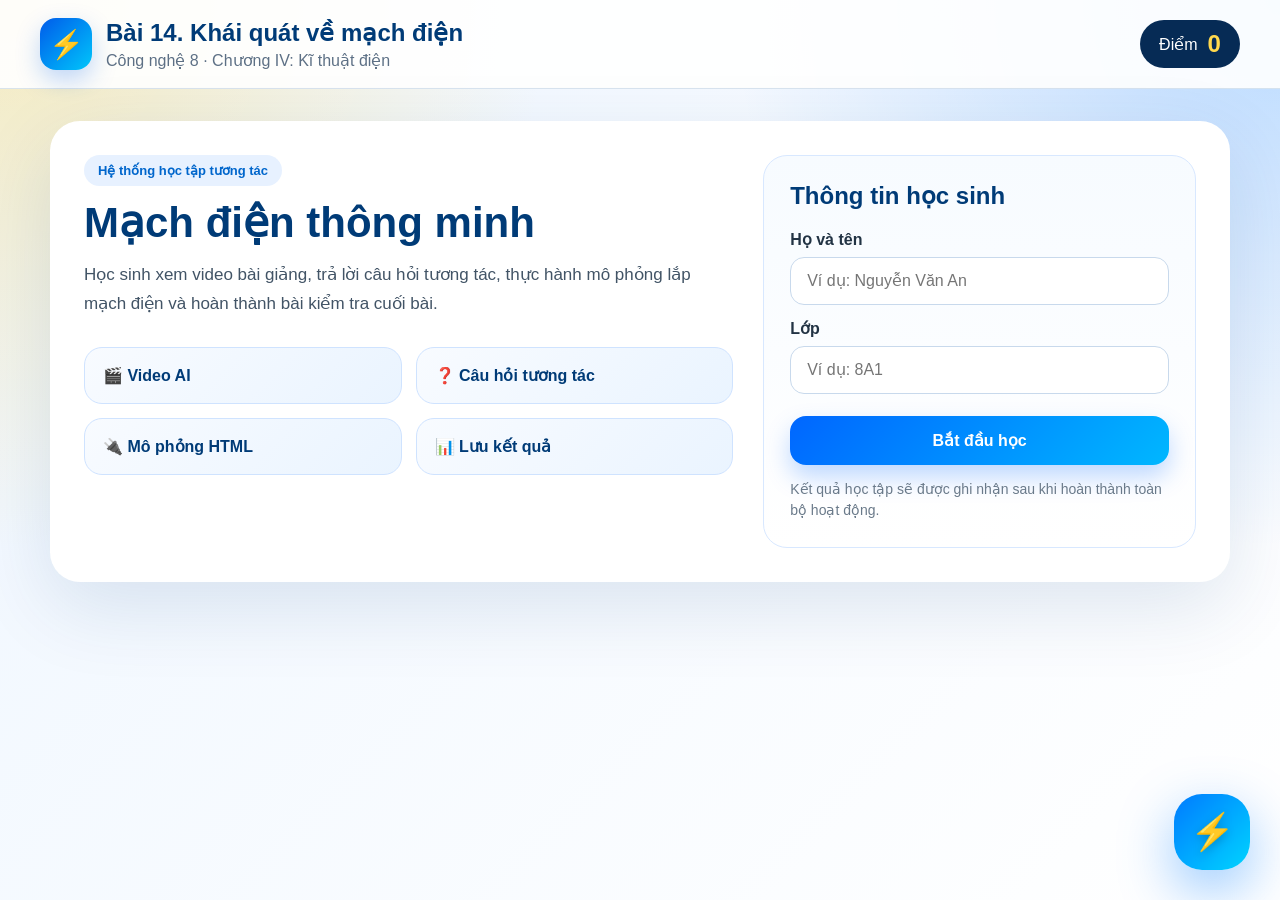
<file: index.html>
<!DOCTYPE html>
<html lang="vi">
<head>
    <meta charset="UTF-8" />
    <meta name="viewport" content="width=device-width, initial-scale=1.0" />
    <title>Bài 14 - Khái quát về mạch điện</title>
    <link rel="stylesheet" href="style.css" />
    <link rel="preconnect" href="https://www.youtube.com">
<link rel="preconnect" href="https://www.google.com">
<link rel="preconnect" href="https://i.ytimg.com">
</head>
<body>

<div class="page-bg"></div>

<header class="topbar">
    <div class="brand">
        <div class="brand-icon">⚡</div>
        <div>
            <h1>Bài 14. Khái quát về mạch điện</h1>
            <p>Công nghệ 8 · Chương IV: Kĩ thuật điện</p>
        </div>
    </div>

    <div class="score-pill">
        <span>Điểm</span>
        <strong id="scoreText">0</strong>
    </div>
</header>

<main class="container">

    <section class="student-card" id="studentCard">
        <div class="intro-left">
            <span class="mini-label">Hệ thống học tập tương tác</span>
            <h2>Mạch điện thông minh</h2>
            <p>
                Học sinh xem video bài giảng, trả lời câu hỏi tương tác,
                thực hành mô phỏng lắp mạch điện và hoàn thành bài kiểm tra cuối bài.
            </p>

            <div class="feature-grid">
                <div class="feature-item">🎬 Video AI</div>
                <div class="feature-item">❓ Câu hỏi tương tác</div>
                <div class="feature-item">🔌 Mô phỏng HTML</div>
                <div class="feature-item">📊 Lưu kết quả</div>
            </div>
        </div>

        <div class="login-box">
            <h3>Thông tin học sinh</h3>

            <label>Họ và tên</label>
            <input type="text" id="studentName" placeholder="Ví dụ: Nguyễn Văn An" />

            <label>Lớp</label>
            <input type="text" id="studentClass" placeholder="Ví dụ: 8A1" />

            <button class="primary-btn" onclick="startLesson()">
                Bắt đầu học
            </button>

            <p class="note">
                Kết quả học tập sẽ được ghi nhận sau khi hoàn thành toàn bộ hoạt động.
            </p>
        </div>
    </section>

    <section class="lesson-layout hidden" id="lessonSection">

        <aside class="lesson-sidebar">
            <h3>Tiến trình học</h3>

            <div class="step active" id="stepVideo">
                <span>1</span>
                <p>Video bài giảng</p>
            </div>

            <div class="step" id="stepInteract">
                <span>2</span>
                <p>Câu hỏi tương tác</p>
            </div>

            <div class="step" id="stepSim">
                <span>3</span>
                <p>Mô phỏng mạch điện</p>
            </div>

            <div class="student-info-box">
                <p>Học sinh</p>
                <strong id="displayName">---</strong>
                <small id="displayClass">---</small>
            </div>
        </aside>

        <section class="video-card">
            <div class="video-header">
                <div>
                    <span class="mini-label">Video bài giảng</span>
                    <h2>Khám phá mạch điện</h2>
                </div>

                <button class="outline-btn" onclick="restartVideo()">
                    Xem lại từ đầu
                </button>
            </div>

            <div class="video-wrap">
                <div class="youtube-wrapper">
                    <div id="lessonVideo"></div>
                </div>

                <div class="question-overlay hidden" id="questionOverlay">
                    <div class="question-card">
                        <div class="question-top">
                            <span id="questionTag">Câu hỏi tương tác</span>
                            <button class="close-question" onclick="closeQuestion()">×</button>
                        </div>

                        <h3 id="questionTitle">Câu hỏi</h3>
                        <p id="questionDesc">Chọn một đáp án đúng nhất.</p>

                        <div class="answers" id="answerBox"></div>

                        <div class="feedback hidden" id="feedbackBox">
                            <div class="feedback-icon" id="feedbackIcon">✓</div>
                            <div>
                                <h4 id="feedbackTitle">Chính xác!</h4>
                                <p id="feedbackText">Giải thích đáp án.</p>
                            </div>
                        </div>

                        <button class="primary-btn hidden" id="continueBtn" onclick="continueVideo()">
                            Tiếp tục xem video
                        </button>
                    </div>
                </div>
            </div>

            <div class="after-video hidden" id="afterVideo">
                <h3>Em đã hoàn thành video bài giảng</h3>
                <p>
                    Bây giờ hãy chuyển sang phần thực hành để tự lắp ráp một mạch điện đơn giản.
                </p>

                <div class="action-row">
                    <button class="primary-btn" onclick="goSimulation()">
                        Bắt đầu thực hành mô phỏng
                    </button>
                </div>
            </div>
        </section>

    </section>

</main>

<button class="chat-fab" onclick="toggleAIChat()" id="chatFab">
    <span>⚡</span>
</button>

<div class="chat-panel hidden" id="aiChatBox">
    <div class="chat-header">
        <div class="chat-bot-info">
            <div class="chat-avatar">⚡</div>
            <div>
                <h3>Trợ lý AI Mạch điện</h3>
                <p>Đang hỗ trợ bài Công nghệ 8</p>
            </div>
        </div>
        <button class="chat-close" onclick="toggleAIChat()">×</button>
    </div>

    <div class="chat-suggest">
        <button onclick="quickAsk('Mạch điện là gì?')">Mạch điện là gì?</button>
        <button onclick="quickAsk('Mạch kín và mạch hở khác nhau thế nào?')">Mạch kín / hở</button>
        <button onclick="quickAsk('Nguồn điện có chức năng gì?')">Nguồn điện</button>
    </div>

    <div class="chat-messages" id="aiChatMessages">
        <div class="chat-row bot">
            <div class="bubble">
                Xin chào! Mình là trợ lý AI của bài học <b>Khái quát về mạch điện</b>.
                Em có thể hỏi về nguồn điện, dây dẫn, công tắc, phụ tải, mạch kín và mạch hở nhé.
            </div>
        </div>
    </div>

    <div class="chat-input-area">
        <input id="aiInput" type="text" placeholder="Nhập câu hỏi của em..." onkeydown="handleAIEnter(event)">
        <button onclick="sendAIMessage()">➤</button>
    </div>
</div>

<div class="result-modal hidden" id="resultModal">
    <div class="result-card">
        <h2>Kết quả học tập</h2>

        <p><b>Họ tên:</b> <span id="resultName">---</span></p>
        <p><b>Lớp:</b> <span id="resultClass">---</span></p>

        <div class="result-score">
            <p>Điểm tương tác: <b id="resultInteractive">0</b></p>
            <p>Điểm mô phỏng: <b id="resultSimulation">0</b></p>
            <p>Tổng điểm: <b id="resultTotal">0</b></p>
        </div>

        <p id="sendStatus">Đang gửi kết quả...</p>

        <button class="primary-btn" onclick="window.location.href='index.html'">
            Làm lại bài
        </button>
    </div>
</div>

<script src="script.js"></script>

</body>
</html>
</file>
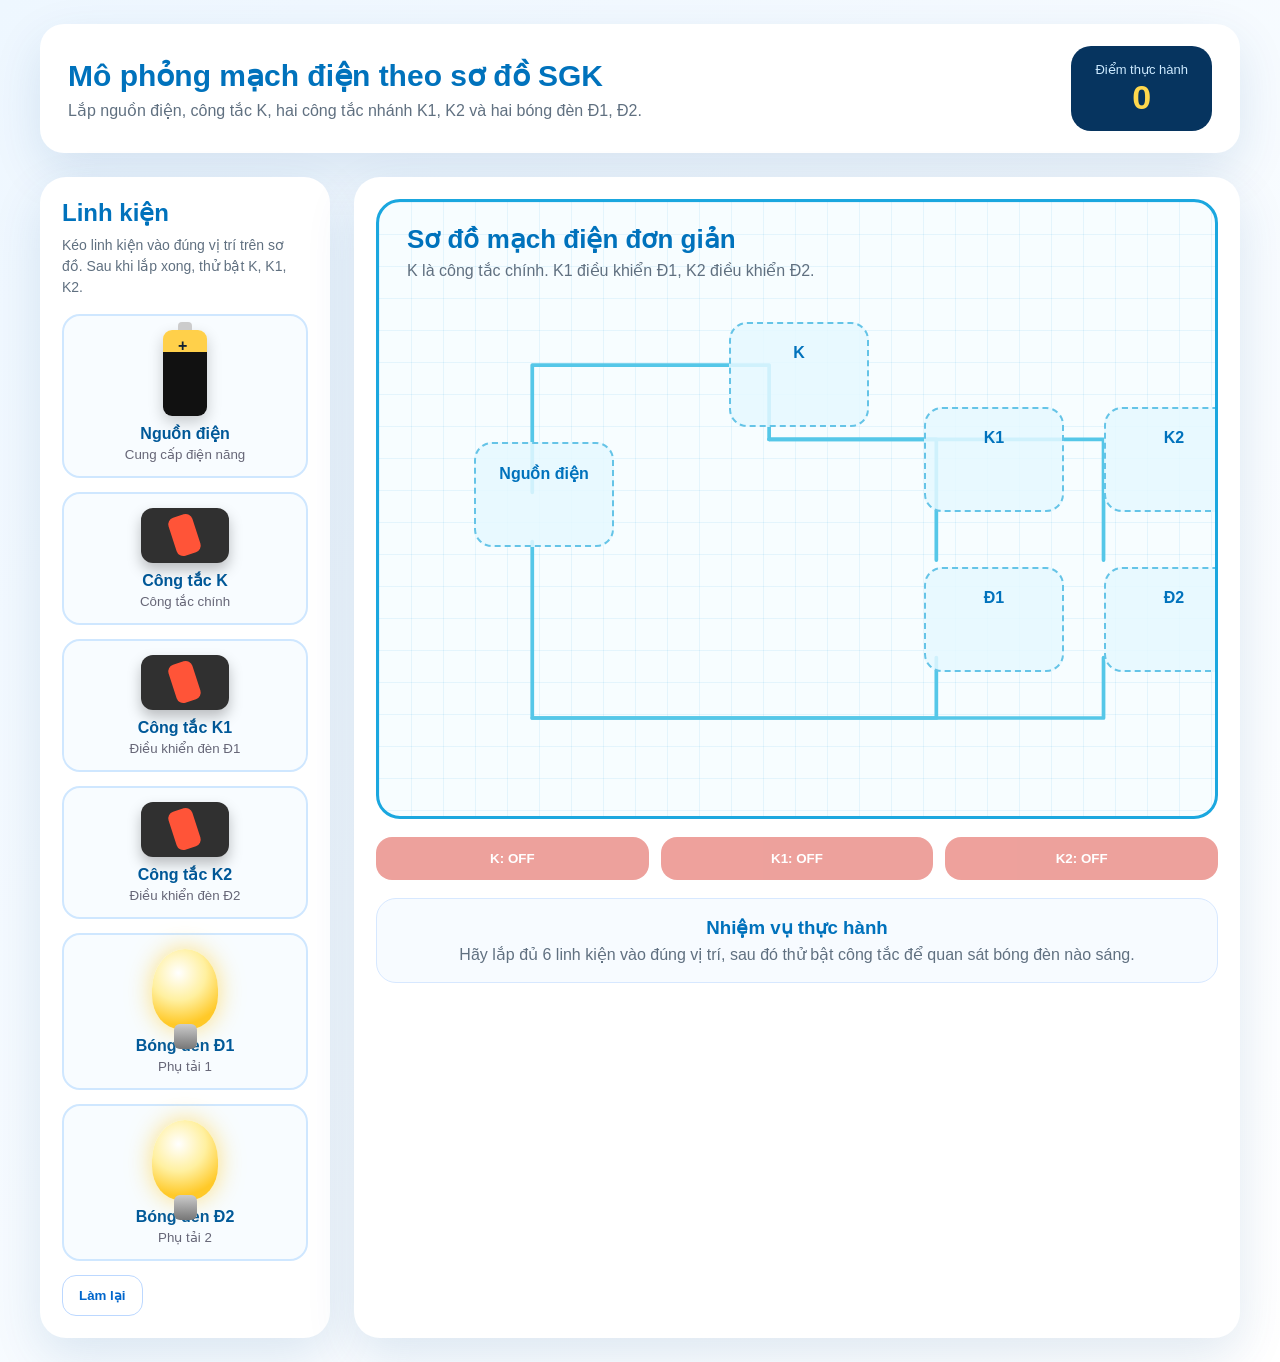
<file: mophong.html>
<!DOCTYPE html>
<html lang="vi">
<head>
<meta charset="UTF-8">
<meta name="viewport" content="width=device-width, initial-scale=1.0">
<title>Mô phỏng mạch điện - Bài 14</title>

<style>
*{box-sizing:border-box;margin:0;padding:0}
body{
    font-family:Arial,sans-serif;
    min-height:100vh;
    padding:24px;
    background:linear-gradient(135deg,#eef7ff,#ffffff);
    color:#123;
}
.app{max-width:1200px;margin:auto}
.header{
    background:white;
    border-radius:24px;
    padding:22px 28px;
    display:flex;
    justify-content:space-between;
    align-items:center;
    box-shadow:0 18px 50px rgba(0,70,140,.12);
    margin-bottom:24px;
}
.header h1{color:#0072bc;font-size:30px}
.header p{margin-top:8px;color:#607080}
.score{
    background:#06345f;
    color:white;
    border-radius:20px;
    padding:14px 24px;
    text-align:center;
}
.score span{font-size:13px;color:#cdeaff}
.score strong{display:block;color:#ffd84d;font-size:34px}
.layout{
    display:grid;
    grid-template-columns:290px 1fr;
    gap:24px;
}
.panel,.board-wrap{
    background:white;
    border-radius:26px;
    padding:22px;
    box-shadow:0 18px 50px rgba(0,70,140,.12);
}
.panel h2{color:#0072bc;margin-bottom:8px}
.panel p{color:#607080;line-height:1.5;margin-bottom:16px;font-size:14px}
.part{
    border:2px solid #cfe7ff;
    background:#f8fcff;
    border-radius:18px;
    padding:14px;
    margin-bottom:14px;
    text-align:center;
    cursor:grab;
    transition:.25s;
}
.part:hover{
    transform:translateY(-3px);
    border-color:#00a6ff;
    box-shadow:0 12px 28px rgba(0,120,255,.14);
}
.part strong{display:block;color:#005999;margin-top:8px}
.part small{display:block;color:#667;margin-top:4px}
.board{
    position:relative;
    height:620px;
    border:3px solid #1aa7df;
    border-radius:24px;
    background:
        linear-gradient(rgba(0,150,220,.08) 1px,transparent 1px),
        linear-gradient(90deg,rgba(0,150,220,.08) 1px,transparent 1px),
        #f7fdff;
    background-size:32px 32px;
    overflow:hidden;
}
.board-title{
    position:absolute;
    top:22px;
    left:28px;
    right:28px;
}
.board-title h2{color:#0072bc;font-size:26px}
.board-title p{color:#607080;margin-top:6px}
.svg-lines{
    position:absolute;
    inset:0;
    width:100%;
    height:100%;
    pointer-events:none;
}
.line{
    stroke:#55c7e8;
    stroke-width:4;
    fill:none;
    stroke-linecap:round;
    stroke-linejoin:round;
}
.hot{
    stroke:#ffc928;
    filter:drop-shadow(0 0 8px #ffd84d);
    animation:pulse 1s infinite;
}
@keyframes pulse{50%{stroke-width:7}}
.drop{
    position:absolute;
    width:140px;
    height:105px;
    border:2px dashed #65c4e7;
    border-radius:18px;
    background:rgba(230,248,255,.85);
    display:grid;
    place-items:center;
    text-align:center;
    color:#0072bc;
    font-weight:bold;
    z-index:5;
}
.drop.hover{
    border-color:#ffb900;
    background:#fff6d6;
    transform:scale(1.04);
}
.drop.filled{
    border-style:solid;
    border-color:#25c06d;
    background:#e9fff3;
}
.drop small{
    display:block;
    color:#607080;
    font-weight:normal;
    margin-top:4px;
}
.slot-battery{left:95px;top:240px}
.slot-k{left:350px;top:120px}
.slot-k1{left:545px;top:205px}
.slot-k2{left:725px;top:205px}
.slot-d1{left:545px;top:365px}
.slot-d2{left:725px;top:365px}
.control-box{
    margin-top:18px;
    display:grid;
    grid-template-columns:repeat(3,1fr);
    gap:12px;
}
.ctrl{
    padding:14px;
    border-radius:16px;
    border:none;
    background:#d93025;
    color:white;
    font-weight:bold;
    cursor:pointer;
    opacity:.45;
}
.ctrl.ready{opacity:1}
.ctrl.on{background:#16a34a}
.message{
    margin-top:18px;
    padding:18px;
    border-radius:20px;
    background:#f7fbff;
    border:1px solid #d7e8ff;
    text-align:center;
}
.message h3{color:#0072bc}
.message p{color:#607080;margin-top:6px}
.message.success{background:#eafff3;border-color:#91e8bc}
.message.error{background:#fff0f0;border-color:#ffb3b3}
.battery{
    width:44px;height:86px;margin:auto;border-radius:9px;
    background:linear-gradient(#ffd04a 0 25%,#111 26% 100%);
    position:relative;
    box-shadow:0 6px 15px rgba(0,0,0,.2);
}
.battery:before{content:"+";position:absolute;top:7px;left:15px;font-weight:bold}
.battery:after{content:"";position:absolute;top:-8px;left:15px;width:14px;height:8px;background:#ccc;border-radius:4px 4px 0 0}
.switch{
    width:88px;height:55px;margin:auto;border-radius:12px;
    background:#303030;position:relative;
    box-shadow:0 7px 14px rgba(0,0,0,.25);
}
.switch:after{
    content:"";
    position:absolute;
    left:31px;top:7px;
    width:25px;height:40px;
    background:#ff5438;
    border-radius:7px;
    transform:rotate(-18deg);
}
.bulb{
    width:66px;height:80px;margin:auto;border-radius:50% 50% 42% 42%;
    background:radial-gradient(circle at 40% 30%,#fff,#fff0a0 40%,#ffc928 75%);
    box-shadow:0 0 24px rgba(255,210,60,.65);
    position:relative;
}
.bulb:after{
    content:"";
    position:absolute;left:22px;bottom:-20px;
    width:23px;height:25px;
    background:linear-gradient(#ccc,#777);
    border-radius:6px;
}
.bulb.off{
    background:radial-gradient(circle at 40% 30%,#fff,#cbd8e3 45%,#7a8c9b 80%);
    box-shadow:none;
}
.placed strong{display:block;margin-top:7px;color:#0063a3}
.btns{margin-top:14px;display:flex;gap:10px}
.btn{
    padding:12px 16px;
    border-radius:14px;
    border:1px solid #bcd8ff;
    background:white;
    color:#0066cc;
    font-weight:bold;
    cursor:pointer;
}
@media(max-width:900px){.layout{grid-template-columns:1fr}}
</style>
</head>

<body>
<div class="app">
    <header class="header">
        <div>
            <h1>Mô phỏng mạch điện theo sơ đồ SGK</h1>
            <p>Lắp nguồn điện, công tắc K, hai công tắc nhánh K1, K2 và hai bóng đèn Đ1, Đ2.</p>
        </div>
        <div class="score">
            <span>Điểm thực hành</span>
            <strong id="score">0</strong>
        </div>
    </header>

    <main class="layout">
        <aside class="panel">
            <h2>Linh kiện</h2>
            <p>Kéo linh kiện vào đúng vị trí trên sơ đồ. Sau khi lắp xong, thử bật K, K1, K2.</p>

            <div class="part" draggable="true" data-part="battery">
                <div class="battery"></div>
                <strong>Nguồn điện</strong>
                <small>Cung cấp điện năng</small>
            </div>

            <div class="part" draggable="true" data-part="k">
                <div class="switch"></div>
                <strong>Công tắc K</strong>
                <small>Công tắc chính</small>
            </div>

            <div class="part" draggable="true" data-part="k1">
                <div class="switch"></div>
                <strong>Công tắc K1</strong>
                <small>Điều khiển đèn Đ1</small>
            </div>

            <div class="part" draggable="true" data-part="k2">
                <div class="switch"></div>
                <strong>Công tắc K2</strong>
                <small>Điều khiển đèn Đ2</small>
            </div>

            <div class="part" draggable="true" data-part="d1">
                <div class="bulb"></div>
                <strong>Bóng đèn Đ1</strong>
                <small>Phụ tải 1</small>
            </div>

            <div class="part" draggable="true" data-part="d2">
                <div class="bulb"></div>
                <strong>Bóng đèn Đ2</strong>
                <small>Phụ tải 2</small>
            </div>

            <div class="btns">
                <button class="btn" onclick="resetSim()">Làm lại</button>
            </div>
        </aside>

        <section class="board-wrap">
            <div class="board" id="board">
                <div class="board-title">
                    <h2>Sơ đồ mạch điện đơn giản</h2>
                    <p>K là công tắc chính. K1 điều khiển Đ1, K2 điều khiển Đ2.</p>
                </div>

                <svg class="svg-lines" viewBox="0 0 900 620">
                    <path id="mainLine" class="line" d="M165 292 L165 155 L420 155 L420 235" />
                    <path id="branch1" class="line" d="M420 235 L600 235 L600 365" />
                    <path id="branch2" class="line" d="M420 235 L780 235 L780 365" />
                    <path id="return1" class="line" d="M600 470 L600 535 L165 535 L165 345" />
                    <path id="return2" class="line" d="M780 470 L780 535 L165 535" />
                </svg>

                <div class="drop slot-battery" data-accept="battery">Nguồn điện<br><small></small></div>
                <div class="drop slot-k" data-accept="k">K<br><small></small></div>
                <div class="drop slot-k1" data-accept="k1">K1<br><small></small></div>
                <div class="drop slot-k2" data-accept="k2">K2<br><small></small></div>
                <div class="drop slot-d1" data-accept="d1">Đ1<br><small></small></div>
                <div class="drop slot-d2" data-accept="d2">Đ2<br><small></small></div>
            </div>

            <div class="control-box">
                <button class="ctrl" id="btnK" onclick="toggleSwitch('K')" disabled>K: OFF</button>
                <button class="ctrl" id="btnK1" onclick="toggleSwitch('K1')" disabled>K1: OFF</button>
                <button class="ctrl" id="btnK2" onclick="toggleSwitch('K2')" disabled>K2: OFF</button>
            </div>

            <div class="message" id="msg">
                <h3>Nhiệm vụ thực hành</h3>
                <p>Hãy lắp đủ 6 linh kiện vào đúng vị trí, sau đó thử bật công tắc để quan sát bóng đèn nào sáng.</p>
            </div>
        </section>
    </main>
</div>

<script>
let dragged = null;
let placed = {};
let done = false;
let score = 0;

let state = {
    K:false,
    K1:false,
    K2:false
};

document.querySelectorAll(".part").forEach(part=>{
    part.addEventListener("dragstart",()=>{
        dragged = part.dataset.part;
    });
});

document.querySelectorAll(".drop").forEach(drop=>{
    drop.addEventListener("dragover",e=>{
        e.preventDefault();
        drop.classList.add("hover");
    });

    drop.addEventListener("dragleave",()=>{
        drop.classList.remove("hover");
    });

    drop.addEventListener("drop",e=>{
        e.preventDefault();
        drop.classList.remove("hover");

        const accept = drop.dataset.accept;

        if(dragged === accept){
            placed[dragged] = true;
            drop.classList.add("filled");
            drop.innerHTML = getHTML(dragged);
            checkReady();
        }else{
            showMsg(
                "Chưa đúng vị trí",
                "Linh kiện này chưa phù hợp với vị trí đã chọn trên sơ đồ.",
                "error"
            );
        }
    });
});

function getHTML(part){
    if(part==="battery") return `<div class="placed"><div class="battery"></div><strong>Nguồn điện</strong></div>`;
    if(part==="k") return `<div class="placed"><div class="switch"></div><strong>K</strong></div>`;
    if(part==="k1") return `<div class="placed"><div class="switch"></div><strong>K1</strong></div>`;
    if(part==="k2") return `<div class="placed"><div class="switch"></div><strong>K2</strong></div>`;
    if(part==="d1") return `<div class="placed"><div class="bulb off" id="lampD1"></div><strong>Đ1</strong></div>`;
    if(part==="d2") return `<div class="placed"><div class="bulb off" id="lampD2"></div><strong>Đ2</strong></div>`;
}

function checkReady(){
    const ready = placed.battery && placed.k && placed.k1 && placed.k2 && placed.d1 && placed.d2;

    if(!ready) return;

    document.querySelectorAll(".ctrl").forEach(btn=>{
        btn.disabled=false;
        btn.classList.add("ready");
    });

    if(done) return;

    done = true;
    score = 20;

    document.getElementById("score").innerText = score;
    localStorage.setItem("simulationScore", score);

    showMsg(
        "Hoàn thành mô phỏng",
        "Em đã lắp đúng toàn bộ mạch điện. Hệ thống sẽ chuyển về bảng kết quả.",
        "success"
    );

    setTimeout(()=>{
        window.location.href = "index.html?result=1";
    },1200);
}

function toggleSwitch(name){
    state[name] = !state[name];

    const btn = document.getElementById("btn"+name);
    btn.innerText = name + ": " + (state[name] ? "ON" : "OFF");
    btn.classList.toggle("on", state[name]);

    updateCircuit();
}

function updateCircuit(){
    const d1On = state.K && state.K1;
    const d2On = state.K && state.K2;

    const lamp1 = document.getElementById("lampD1");
    const lamp2 = document.getElementById("lampD2");

    if(lamp1) lamp1.classList.toggle("off", !d1On);
    if(lamp2) lamp2.classList.toggle("off", !d2On);

    document.getElementById("mainLine").classList.toggle("hot", state.K);
    document.getElementById("branch1").classList.toggle("hot", d1On);
    document.getElementById("return1").classList.toggle("hot", d1On);
    document.getElementById("branch2").classList.toggle("hot", d2On);
    document.getElementById("return2").classList.toggle("hot", d2On);

    if(!state.K){
        showMsg("Công tắc K đang mở","K là công tắc chính. Khi K mở, cả Đ1 và Đ2 đều không sáng.","error");
    }else if(d1On && d2On){
        showMsg("Cả hai bóng đèn đều sáng","K đóng, K1 đóng và K2 đóng nên dòng điện đi qua cả hai nhánh.","success");
    }else if(d1On){
        showMsg("Bóng đèn Đ1 sáng","K và K1 đóng nên nhánh chứa Đ1 có dòng điện. K2 mở nên Đ2 không sáng.","success");
    }else if(d2On){
        showMsg("Bóng đèn Đ2 sáng","K và K2 đóng nên nhánh chứa Đ2 có dòng điện. K1 mở nên Đ1 không sáng.","success");
    }else{
        showMsg("Mạch chính đã có điện nhưng các nhánh đang mở","K đã đóng, nhưng K1 và K2 chưa đóng nên chưa có bóng đèn nào sáng.","error");
    }
}

function showMsg(title,text,type){
    const msg = document.getElementById("msg");
    msg.className = "message " + type;
    msg.innerHTML = `<h3>${title}</h3><p>${text}</p>`;
}

function resetSim(){
    dragged=null;
    placed={};
    done=false;
    score=0;
    state={K:false,K1:false,K2:false};

    localStorage.setItem("simulationScore","0");
    document.getElementById("score").innerText="0";

    document.querySelectorAll(".ctrl").forEach(btn=>{
        btn.disabled=true;
        btn.classList.remove("ready","on");
    });

    document.getElementById("btnK").innerText="K: OFF";
    document.getElementById("btnK1").innerText="K1: OFF";
    document.getElementById("btnK2").innerText="K2: OFF";

    document.querySelectorAll(".line").forEach(line=>line.classList.remove("hot"));

    const labels = {
        battery:"Nguồn điện<br><small>kéo vào đây</small>",
        k:"K<br><small></small>",
        k1:"K1<br><small></small>",
        k2:"K2<br><small></small>",
        d1:"Đ1<br><small></small>",
        d2:"Đ2<br><small></small>"
    };

    document.querySelectorAll(".drop").forEach(drop=>{
        const accept = drop.dataset.accept;
        drop.classList.remove("filled","hover");
        drop.innerHTML = labels[accept];
    });

    showMsg(
        "Nhiệm vụ thực hành",
        "Hãy lắp đủ 6 linh kiện vào đúng vị trí, sau đó thử bật công tắc để quan sát bóng đèn nào sáng.",
        ""
    );
}
</script>
</body>
</html>
</file>
<file: style.css>
* {
    box-sizing: border-box;
    margin: 0;
    padding: 0;
}

body {
    font-family: Arial, sans-serif;
    background: #eef6ff;
    color: #123;
    min-height: 100vh;
}

.page-bg {
    position: fixed;
    inset: 0;
    background:
        radial-gradient(circle at top left, rgba(255, 213, 74, 0.35), transparent 35%),
        radial-gradient(circle at top right, rgba(0, 118, 255, 0.25), transparent 35%),
        linear-gradient(135deg, #eef6ff, #ffffff);
    z-index: -1;
}

.hidden {
    display: none !important;
}

.topbar {
    width: 100%;
    padding: 18px 40px;
    background: rgba(255, 255, 255, 0.9);
    border-bottom: 1px solid rgba(0, 73, 145, 0.15);
    display: flex;
    justify-content: space-between;
    align-items: center;
}

.brand {
    display: flex;
    align-items: center;
    gap: 14px;
}

.brand-icon {
    width: 52px;
    height: 52px;
    border-radius: 16px;
    background: linear-gradient(135deg, #005bea, #00c6fb);
    display: flex;
    justify-content: center;
    align-items: center;
    color: white;
    font-size: 28px;
    box-shadow: 0 10px 25px rgba(0, 91, 234, 0.25);
}

.brand h1 {
    font-size: 24px;
    color: #003b77;
}

.brand p {
    margin-top: 4px;
    color: #5d7085;
}

.score-pill {
    min-width: 100px;
    padding: 10px 18px;
    border-radius: 999px;
    background: #062b55;
    color: white;
    display: flex;
    gap: 10px;
    justify-content: center;
    align-items: center;
}

.score-pill strong {
    color: #ffd84d;
    font-size: 24px;
}

.container {
    width: min(1180px, 94%);
    margin: 32px auto;
}

.student-card {
    display: grid;
    grid-template-columns: 1.2fr 0.8fr;
    gap: 30px;
    background: white;
    border-radius: 30px;
    padding: 34px;
    box-shadow: 0 25px 80px rgba(0, 61, 122, 0.12);
}

.mini-label {
    display: inline-block;
    padding: 8px 14px;
    border-radius: 999px;
    background: #e7f1ff;
    color: #0066cc;
    font-size: 13px;
    font-weight: bold;
    margin-bottom: 12px;
}

.intro-left h2 {
    font-size: 42px;
    color: #003b77;
    margin-bottom: 14px;
}

.intro-left p {
    font-size: 17px;
    line-height: 1.7;
    color: #425466;
}

.feature-grid {
    margin-top: 28px;
    display: grid;
    grid-template-columns: repeat(2, 1fr);
    gap: 14px;
}

.feature-item {
    padding: 18px;
    border-radius: 18px;
    background: linear-gradient(135deg, #f8fbff, #eaf4ff);
    border: 1px solid #cfe3ff;
    font-weight: bold;
    color: #003b77;
}

.login-box {
    background: linear-gradient(180deg, #f7fbff, #ffffff);
    border: 1px solid #d8e8ff;
    border-radius: 24px;
    padding: 26px;
}

.login-box h3 {
    font-size: 24px;
    margin-bottom: 20px;
    color: #003b77;
}

label {
    display: block;
    margin: 14px 0 8px;
    font-weight: bold;
    color: #234;
}

input {
    width: 100%;
    padding: 14px 16px;
    border-radius: 14px;
    border: 1px solid #c8d9ec;
    font-size: 16px;
    outline: none;
}

input:focus {
    border-color: #0072ff;
    box-shadow: 0 0 0 4px rgba(0, 114, 255, 0.12);
}

.primary-btn,
.outline-btn {
    border: none;
    cursor: pointer;
    font-weight: bold;
    transition: 0.25s;
}

.primary-btn {
    margin-top: 22px;
    width: 100%;
    padding: 15px 18px;
    border-radius: 16px;
    background: linear-gradient(135deg, #0066ff, #00b7ff);
    color: white;
    font-size: 16px;
    box-shadow: 0 12px 25px rgba(0, 102, 255, 0.25);
}

.primary-btn:hover {
    transform: translateY(-2px);
    box-shadow: 0 16px 30px rgba(0, 102, 255, 0.32);
}

.outline-btn {
    padding: 12px 18px;
    border-radius: 14px;
    background: white;
    border: 1px solid #bcd8ff;
    color: #0066cc;
}

.note {
    margin-top: 14px;
    color: #6a7a8a;
    font-size: 14px;
    line-height: 1.5;
}

.lesson-layout {
    display: grid;
    grid-template-columns: 260px 1fr;
    gap: 24px;
}

.lesson-sidebar {
    background: white;
    border-radius: 24px;
    padding: 22px;
    box-shadow: 0 18px 50px rgba(0, 61, 122, 0.1);
    height: fit-content;
}

.lesson-sidebar h3 {
    color: #003b77;
    margin-bottom: 18px;
}

.step {
    display: flex;
    align-items: center;
    gap: 12px;
    padding: 14px;
    border-radius: 16px;
    margin-bottom: 10px;
    background: #f3f7fb;
    color: #607080;
}

.step span {
    width: 32px;
    height: 32px;
    border-radius: 50%;
    background: #d8e8ff;
    color: #005bbb;
    display: grid;
    place-items: center;
    font-weight: bold;
}

.step.active {
    background: linear-gradient(135deg, #0066ff, #00b7ff);
    color: white;
}

.step.active span {
    background: white;
    color: #0066ff;
}

.student-info-box {
    margin-top: 22px;
    padding: 16px;
    border-radius: 18px;
    background: #fff8dc;
    border: 1px solid #ffe18a;
}

.student-info-box p {
    color: #6b5a00;
    font-size: 13px;
}

.student-info-box strong {
    display: block;
    margin-top: 6px;
    color: #2d2d2d;
}

.student-info-box small {
    display: block;
    margin-top: 4px;
    color: #6a6a6a;
}

.video-card {
    background: white;
    border-radius: 28px;
    padding: 24px;
    box-shadow: 0 25px 80px rgba(0, 61, 122, 0.12);
}

.video-header {
    display: flex;
    justify-content: space-between;
    align-items: center;
    margin-bottom: 18px;
}

.video-header h2 {
    color: #003b77;
    font-size: 28px;
}

.video-wrap {
    position: relative;
    border-radius: 22px;
    overflow: hidden;
    background: #001b36;
}

video {
    width: 100%;
    display: block;
    aspect-ratio: 16 / 9;
    background: #000;
}

.question-overlay {
    position: absolute;
    inset: 0;
    background: rgba(0, 20, 45, 0.72);
    backdrop-filter: blur(8px);
    display: flex;
    justify-content: center;
    align-items: center;
    padding: 28px;
}

.question-card {
    width: min(720px, 95%);
    background: white;
    border-radius: 28px;
    padding: 26px;
    box-shadow: 0 30px 90px rgba(0, 0, 0, 0.35);
    animation: popIn 0.35s ease;
}

@keyframes popIn {
    from {
        opacity: 0;
        transform: scale(0.92) translateY(20px);
    }
    to {
        opacity: 1;
        transform: scale(1) translateY(0);
    }
}

.question-top {
    display: flex;
    justify-content: space-between;
    align-items: center;
}

#questionTag {
    padding: 8px 14px;
    border-radius: 999px;
    background: #fff3c4;
    color: #8a6500;
    font-weight: bold;
    font-size: 13px;
}

.close-question {
    width: 34px;
    height: 34px;
    border-radius: 50%;
    border: none;
    background: #edf2f7;
    cursor: pointer;
    font-size: 22px;
    color: #456;
}

.question-card h3 {
    margin-top: 18px;
    font-size: 28px;
    color: #003b77;
    line-height: 1.3;
}

.question-card p {
    margin-top: 8px;
    color: #5d7085;
    line-height: 1.5;
}

.answers {
    margin-top: 20px;
    display: grid;
    grid-template-columns: 1fr 1fr;
    gap: 14px;
}

.answer-btn {
    padding: 16px;
    border-radius: 18px;
    border: 2px solid #d8e8ff;
    background: linear-gradient(180deg, #ffffff, #f4f9ff);
    color: #123;
    font-size: 15px;
    font-weight: bold;
    text-align: left;
    cursor: pointer;
    transition: 0.25s;
}

.answer-btn:hover {
    transform: translateY(-2px);
    border-color: #0099ff;
    box-shadow: 0 12px 25px rgba(0, 102, 255, 0.12);
}

.answer-btn.correct {
    border-color: #28c76f;
    background: #eafff3;
    color: #006b3c;
}

.answer-btn.wrong {
    border-color: #ff4d4f;
    background: #fff0f0;
    color: #9b1c1c;
}

.answer-btn.disabled {
    pointer-events: none;
    opacity: 0.88;
}

.feedback {
    margin-top: 20px;
    padding: 16px;
    border-radius: 18px;
    display: flex;
    gap: 14px;
    align-items: flex-start;
}

.feedback.correct {
    background: #eafff3;
    border: 1px solid #94e6bd;
}

.feedback.wrong {
    background: #fff0f0;
    border: 1px solid #ffb3b3;
}

.feedback-icon {
    width: 42px;
    height: 42px;
    border-radius: 50%;
    display: grid;
    place-items: center;
    color: white;
    font-weight: bold;
    flex: 0 0 42px;
}

.feedback.correct .feedback-icon {
    background: #28c76f;
}

.feedback.wrong .feedback-icon {
    background: #ff4d4f;
}

.feedback h4 {
    color: #123;
    margin-bottom: 4px;
}

.feedback p {
    margin: 0;
    color: #425466;
}

.after-video {
    margin-top: 20px;
    padding: 22px;
    border-radius: 22px;
    background: linear-gradient(135deg, #fff8d9, #ffffff);
    border: 1px solid #ffe18a;
    text-align: center;
}

.after-video h3 {
    color: #003b77;
    font-size: 24px;
}

.after-video p {
    margin-top: 8px;
    color: #5d7085;
}

@media (max-width: 900px) {
    .student-card,
    .lesson-layout {
        grid-template-columns: 1fr;
    }

    .topbar {
        padding: 16px;
        flex-direction: column;
        gap: 14px;
        align-items: flex-start;
    }

    .answers {
        grid-template-columns: 1fr;
    }
}

.chat-fab{
    position:fixed;
    right:30px;
    bottom:30px;
    width:76px;
    height:76px;
    border:none;
    border-radius:28px;
    background:linear-gradient(135deg,#007bff,#00d4ff);
    color:#fff;
    cursor:pointer;
    z-index:9999;
    box-shadow:0 20px 55px rgba(0,123,255,.42);
    display:flex;
    align-items:center;
    justify-content:center;
    transition:.25s ease;
}
.chat-fab span{
    font-size:36px;
    filter:drop-shadow(0 3px 5px rgba(0,0,0,.2));
}
.chat-fab:hover{
    transform:translateY(-5px) scale(1.06);
}

.chat-panel{
    position:fixed;
    right:30px;
    bottom:122px;
    width:480px;
    height:660px;
    background:rgba(255,255,255,.92);
    backdrop-filter:blur(18px);
    border-radius:30px;
    overflow:hidden;
    z-index:9999;
    box-shadow:0 30px 90px rgba(0,35,80,.28);
    border:1px solid rgba(160,210,255,.75);
    display:flex;
    flex-direction:column;
    animation:chatShow .22s ease;
}
.chat-panel.hidden{
    display:none;
}

@keyframes chatShow{
    from{
        opacity:0;
        transform:translateY(18px) scale(.96);
    }
    to{
        opacity:1;
        transform:translateY(0) scale(1);
    }
}

.chat-header{
    padding:20px;
    background:linear-gradient(135deg,#062b62,#007bff);
    color:white;
    display:flex;
    justify-content:space-between;
    align-items:center;
}
.chat-bot-info{
    display:flex;
    gap:14px;
    align-items:center;
}
.chat-avatar{
    width:52px;
    height:52px;
    border-radius:18px;
    background:linear-gradient(135deg,#ffe066,#ffb703);
    display:flex;
    align-items:center;
    justify-content:center;
    font-size:28px;
    box-shadow:0 8px 25px rgba(255,183,3,.35);
}
.chat-header h3{
    margin:0;
    font-size:21px;
    font-weight:800;
}
.chat-header p{
    margin:4px 0 0;
    font-size:13px;
    opacity:.86;
}
.chat-close{
    width:40px;
    height:40px;
    border:none;
    border-radius:50%;
    background:rgba(255,255,255,.18);
    color:white;
    font-size:26px;
    cursor:pointer;
}
.chat-close:hover{
    background:rgba(255,255,255,.28);
}

.chat-suggest{
    padding:14px 16px;
    display:flex;
    gap:10px;
    overflow-x:auto;
    background:#f5faff;
    border-bottom:1px solid #dcecff;
}
.chat-suggest button{
    flex:0 0 auto;
    border:none;
    border-radius:999px;
    padding:9px 13px;
    background:white;
    color:#06427d;
    font-weight:700;
    cursor:pointer;
    border:1px solid #cfe5ff;
    box-shadow:0 6px 18px rgba(0,90,170,.08);
}
.chat-suggest button:hover{
    background:#eaf5ff;
}

.chat-messages{
    flex:1;
    padding:20px;
    overflow-y:auto;
    background:
        radial-gradient(circle at top left,rgba(0,212,255,.12),transparent 35%),
        linear-gradient(180deg,#f7fbff,#ffffff);
}
.chat-row{
    display:flex;
    margin-bottom:14px;
}
.chat-row.user{
    justify-content:flex-end;
}
.bubble{
    max-width:82%;
    padding:14px 16px;
    border-radius:20px;
    font-size:15px;
    line-height:1.55;
    box-shadow:0 8px 24px rgba(0,50,100,.08);
    animation:bubbleIn .18s ease;
}
.chat-row.bot .bubble{
    background:#eef7ff;
    color:#073763;
    border-bottom-left-radius:6px;
}
.chat-row.user .bubble{
    background:linear-gradient(135deg,#007bff,#00a6ff);
    color:white;
    border-bottom-right-radius:6px;
}
.chat-row.loading .bubble{
    color:#5d7185;
    font-style:italic;
}

@keyframes bubbleIn{
    from{
        opacity:0;
        transform:translateY(8px);
    }
    to{
        opacity:1;
        transform:translateY(0);
    }
}

.chat-input-area{
    padding:16px;
    display:flex;
    gap:10px;
    background:white;
    border-top:1px solid #e2efff;
}
.chat-input-area input{
    flex:1;
    border:1px solid #cfe3ff;
    border-radius:18px;
    padding:15px 16px;
    font-size:15px;
    outline:none;
    background:#f8fbff;
}
.chat-input-area input:focus{
    background:white;
    border-color:#008cff;
    box-shadow:0 0 0 4px rgba(0,140,255,.12);
}
.chat-input-area button{
    width:54px;
    height:54px;
    border:none;
    border-radius:18px;
    background:linear-gradient(135deg,#007bff,#00c6ff);
    color:white;
    font-size:22px;
    cursor:pointer;
    box-shadow:0 10px 25px rgba(0,123,255,.28);
}
.chat-input-area button:hover{
    transform:translateY(-2px);
}

@media(max-width:650px){
    .chat-panel{
        right:14px;
        left:14px;
        bottom:108px;
        width:auto;
        height:620px;
    }
    .chat-fab{
        right:20px;
        bottom:22px;
    }
}

.result-modal {
    position: fixed;
    inset: 0;
    background: rgba(0, 20, 50, 0.55);
    display: flex;
    align-items: center;
    justify-content: center;
    z-index: 9999;
}

.result-card {
    width: 420px;
    background: white;
    border-radius: 24px;
    padding: 30px;
    box-shadow: 0 25px 80px rgba(0,0,0,0.25);
    text-align: center;
}

.result-card h2 {
    color: #003b7a;
    margin-bottom: 20px;
}

.result-score {
    background: #eef6ff;
    border-radius: 18px;
    padding: 18px;
    margin: 18px 0;
}

.result-score p {
    display: flex;
    justify-content: space-between;
    margin: 10px 0;
}

#resultTotal {
    color: #0078ff;
    font-size: 24px;
}
</file>
